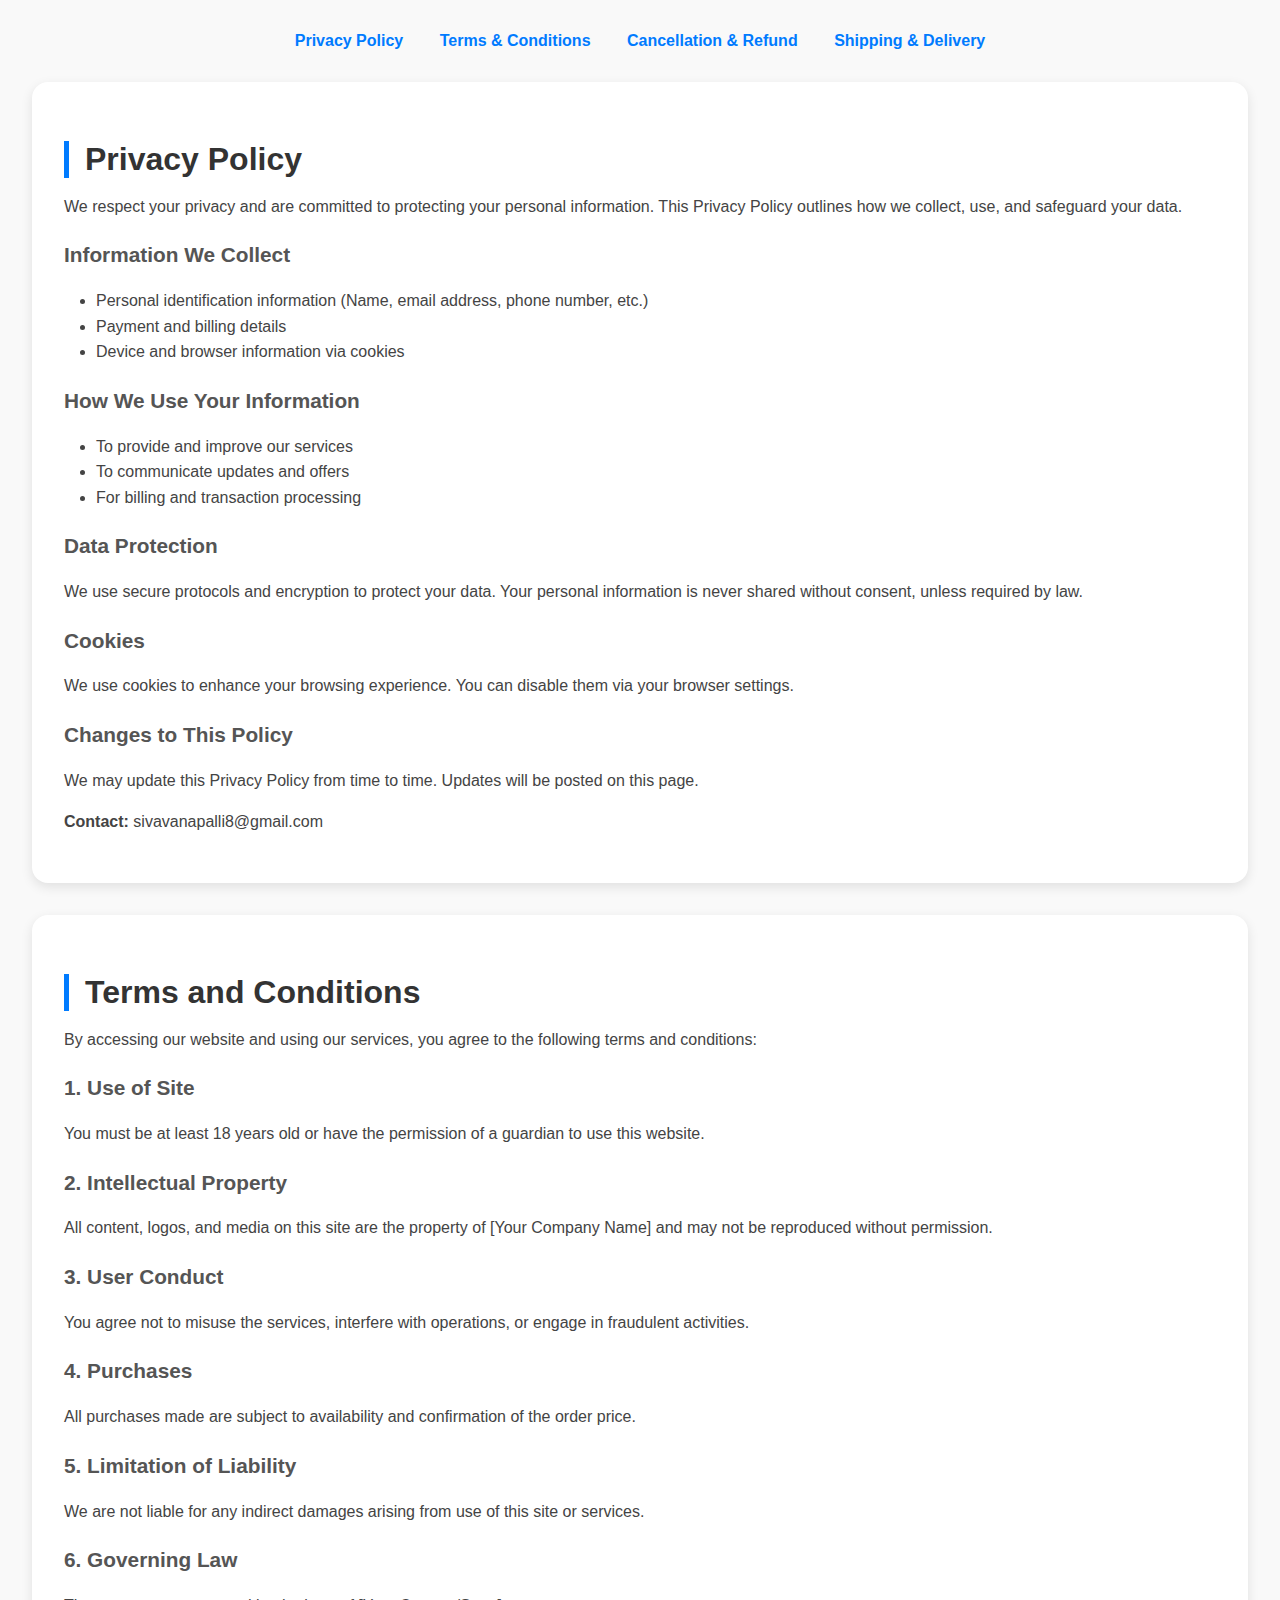
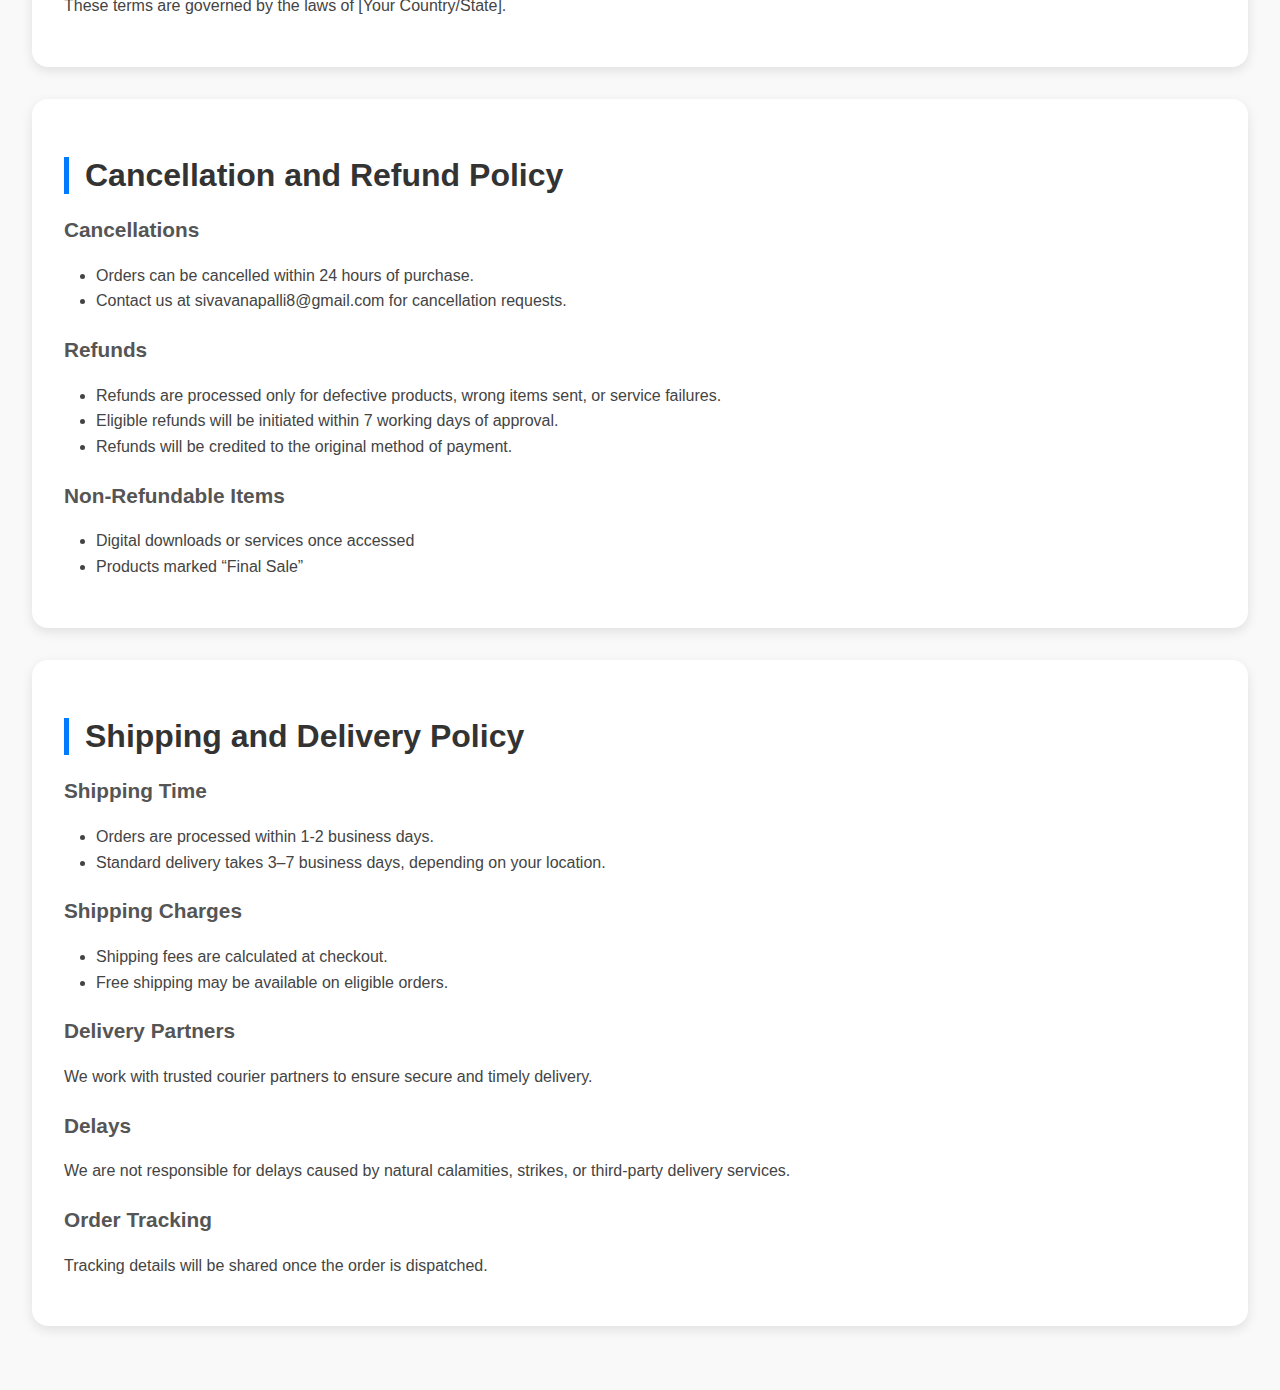
<file: policies.html>
<!DOCTYPE html>
<html lang="en">
<head>
  <meta charset="UTF-8">
  <meta name="viewport" content="width=device-width, initial-scale=1.0">
  <meta http-equiv="X-UA-Compatible" content="IE=edge">
  <title>Policies | Your Company</title>
  <style>
    body {
      font-family: Arial, sans-serif;
      background-color: #f9f9f9;
      margin: 0;
      padding: 2rem;
    }
    nav {
      margin-bottom: 2rem;
      text-align: center;
    }
    nav a {
      margin: 0 1rem;
      text-decoration: none;
      color: #007BFF;
      font-weight: bold;
    }
    section {
      padding: 2rem;
      background-color: #fff;
      border-radius: 1rem;
      box-shadow: 0 4px 12px rgba(0, 0, 0, 0.1);
      margin-bottom: 2rem;
    }
    section h2 {
      font-size: 2rem;
      margin-bottom: 1rem;
      border-left: 5px solid #007BFF;
      padding-left: 1rem;
      color: #333;
    }
    section h3 {
      font-size: 1.3rem;
      margin-top: 1.5rem;
      color: #555;
    }
    section p, section li {
      font-size: 1rem;
      line-height: 1.6;
      color: #444;
    }
    section ul {
      list-style-type: disc;
      padding-left: 2rem;
    }
  </style>
</head>
<body>

  <!-- Navigation for Policy Pages -->
  <nav>
    <a href="#privacy-policy">Privacy Policy</a>
    <a href="#terms-and-conditions">Terms & Conditions</a>
    <a href="#cancellation-refund">Cancellation & Refund</a>
    <a href="#shipping-delivery">Shipping & Delivery</a>
  </nav>

  <!-- Privacy Policy -->
  <section id="privacy-policy">
    <h2>Privacy Policy</h2>
    <p>We respect your privacy and are committed to protecting your personal information. This Privacy Policy outlines how we collect, use, and safeguard your data.</p>
    <h3>Information We Collect</h3>
    <ul>
      <li>Personal identification information (Name, email address, phone number, etc.)</li>
      <li>Payment and billing details</li>
      <li>Device and browser information via cookies</li>
    </ul>
    <h3>How We Use Your Information</h3>
    <ul>
      <li>To provide and improve our services</li>
      <li>To communicate updates and offers</li>
      <li>For billing and transaction processing</li>
    </ul>
    <h3>Data Protection</h3>
    <p>We use secure protocols and encryption to protect your data. Your personal information is never shared without consent, unless required by law.</p>
    <h3>Cookies</h3>
    <p>We use cookies to enhance your browsing experience. You can disable them via your browser settings.</p>
    <h3>Changes to This Policy</h3>
    <p>We may update this Privacy Policy from time to time. Updates will be posted on this page.</p>
    <p><strong>Contact:</strong> sivavanapalli8@gmail.com</p>
  </section>

  <!-- Terms and Conditions -->
  <section id="terms-and-conditions">
    <h2>Terms and Conditions</h2>
    <p>By accessing our website and using our services, you agree to the following terms and conditions:</p>
    <h3>1. Use of Site</h3>
    <p>You must be at least 18 years old or have the permission of a guardian to use this website.</p>
    <h3>2. Intellectual Property</h3>
    <p>All content, logos, and media on this site are the property of [Your Company Name] and may not be reproduced without permission.</p>
    <h3>3. User Conduct</h3>
    <p>You agree not to misuse the services, interfere with operations, or engage in fraudulent activities.</p>
    <h3>4. Purchases</h3>
    <p>All purchases made are subject to availability and confirmation of the order price.</p>
    <h3>5. Limitation of Liability</h3>
    <p>We are not liable for any indirect damages arising from use of this site or services.</p>
    <h3>6. Governing Law</h3>
    <p>These terms are governed by the laws of [Your Country/State].</p>
  </section>

  <!-- Cancellation and Refund Policy -->
  <section id="cancellation-refund">
    <h2>Cancellation and Refund Policy</h2>
    <h3>Cancellations</h3>
    <ul>
      <li>Orders can be cancelled within 24 hours of purchase.</li>
      <li>Contact us at sivavanapalli8@gmail.com for cancellation requests.</li>
    </ul>
    <h3>Refunds</h3>
    <ul>
      <li>Refunds are processed only for defective products, wrong items sent, or service failures.</li>
      <li>Eligible refunds will be initiated within 7 working days of approval.</li>
      <li>Refunds will be credited to the original method of payment.</li>
    </ul>
    <h3>Non-Refundable Items</h3>
    <ul>
      <li>Digital downloads or services once accessed</li>
      <li>Products marked “Final Sale”</li>
    </ul>
  </section>

  <!-- Shipping and Delivery Policy -->
  <section id="shipping-delivery">
    <h2>Shipping and Delivery Policy</h2>
    <h3>Shipping Time</h3>
    <ul>
      <li>Orders are processed within 1-2 business days.</li>
      <li>Standard delivery takes 3–7 business days, depending on your location.</li>
    </ul>
    <h3>Shipping Charges</h3>
    <ul>
      <li>Shipping fees are calculated at checkout.</li>
      <li>Free shipping may be available on eligible orders.</li>
    </ul>
    <h3>Delivery Partners</h3>
    <p>We work with trusted courier partners to ensure secure and timely delivery.</p>
    <h3>Delays</h3>
    <p>We are not responsible for delays caused by natural calamities, strikes, or third-party delivery services.</p>
    <h3>Order Tracking</h3>
    <p>Tracking details will be shared once the order is dispatched.</p>
  </section>

</body>
</html>
</file>
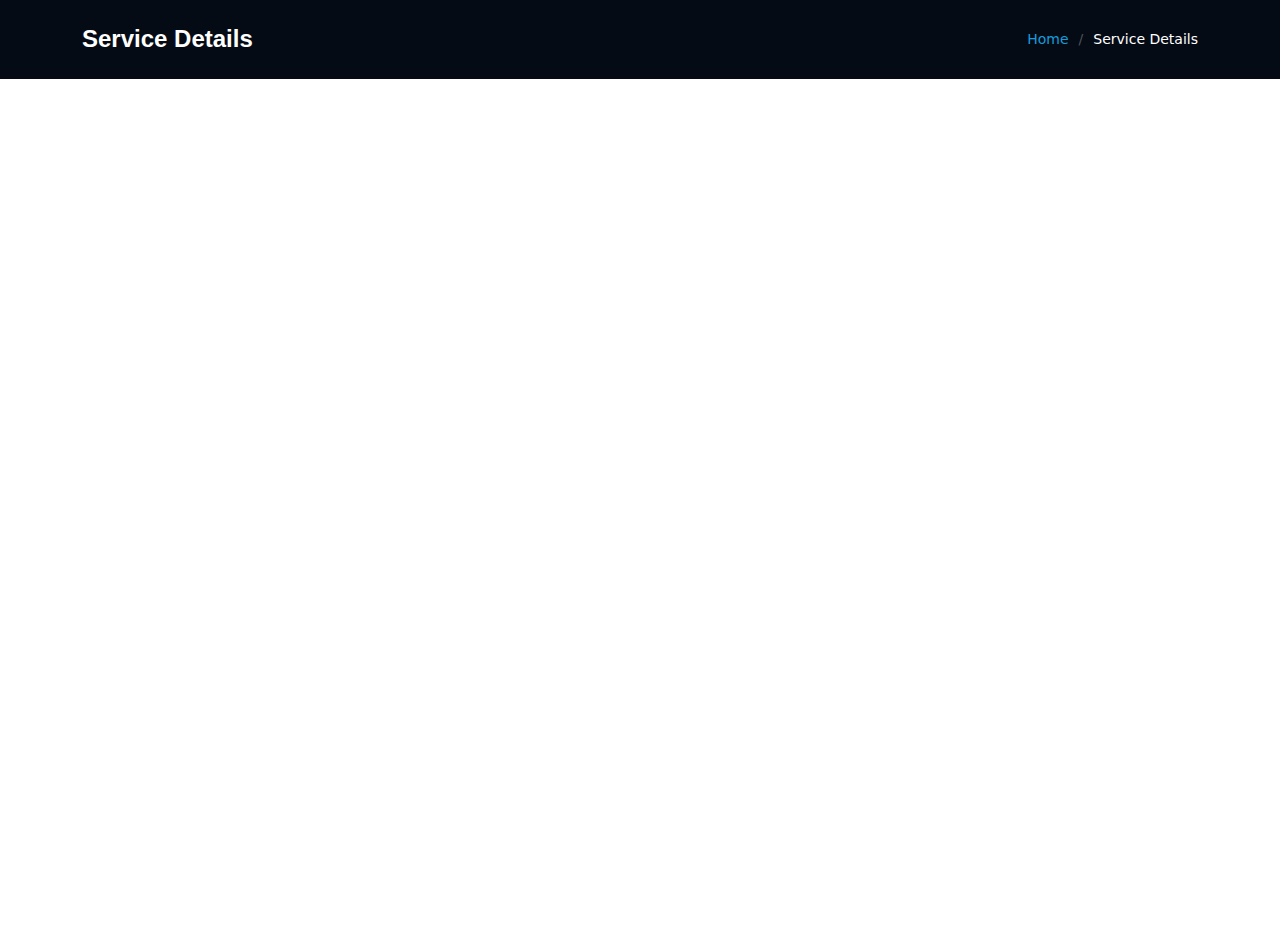
<file: service-details-dynamic.html>
<!DOCTYPE html>
<html lang="en">

<head>
  <meta charset="utf-8">
  <meta content="width=device-width, initial-scale=1.0" name="viewport">
  <title>Service Details - iPortfolio</title>

  <link href="assets/vendor/bootstrap/css/bootstrap.min.css" rel="stylesheet">
  <link href="assets/vendor/bootstrap-icons/bootstrap-icons.css" rel="stylesheet">
  <link href="assets/vendor/aos/aos.css" rel="stylesheet">
  <link href="assets/css/main.css" rel="stylesheet">
</head>

<body class="service-details-page">

  <main class="main">
    <div class="page-title dark-background">
      <div class="container d-lg-flex justify-content-between align-items-center">
        <h1 class="mb-2 mb-lg-0">Service Details</h1>
        <nav class="breadcrumbs">
          <ol>
            <li><a href="index.html">Home</a></li>
            <li class="current">Service Details</li>
          </ol>
        </nav>
      </div>
    </div>

    <section id="service-details" class="service-details section">
      <div class="container">
        <div class="row gy-4">

          <div class="col-lg-4" data-aos="fade-up" data-aos-delay="100">
            <div class="services-list">
              <a href="#" class="active" data-service="bookkeeping">Bookkeeping</a>
              <a href="#" data-service="reconciliation">Sales Reconciliation</a>
              <a href="#" data-service="vat">VAT & Payroll Review</a>
              <a href="#" data-service="reporting">Financial Reporting</a>
              <a href="#" data-service="automation">Automation & Tech Integration</a>
            </div>
            <h4 id="sidebar-title">Helping businesses stay financially organized</h4>
            <p id="sidebar-desc">I assist UK- and US-based clients with accurate bookkeeping, reconciliation, and financial clarity using tools like Xero, QuickBooks, and FreeAgent.</p>
          </div>

          <div class="col-lg-8" data-aos="fade-up" data-aos-delay="200">
            <img src="assets/img/services.jpg" alt="" class="img-fluid services-img mb-4">
            <div id="service-content">
              <h3>Accurate bookkeeping for confident decision-making</h3>
              <p>I maintain well-organized, compliant, and updated books for businesses, ensuring clarity across your income, expenses, and cash flow.</p>
              <ul>
                <li><i class="bi bi-check-circle"></i> Daily, weekly, or monthly bookkeeping services</li>
                <li><i class="bi bi-check-circle"></i> Categorization based on chart of accounts</li>
                <li><i class="bi bi-check-circle"></i> Periodic reconciliations and error fixes</li>
              </ul>
            </div>
          </div>

        </div>
      </div>
    </section>
  </main>

  <script>
    document.addEventListener('DOMContentLoaded', function () {
      const services = {
        bookkeeping: {
          title: "Accurate bookkeeping for confident decision-making",
          text: `<p>I maintain well-organized, compliant, and updated books for businesses, ensuring clarity across your income, expenses, and cash flow.</p>
                <ul>
                  <li><i class="bi bi-check-circle"></i> Daily, weekly, or monthly bookkeeping services</li>
                  <li><i class="bi bi-check-circle"></i> Categorization based on chart of accounts</li>
                  <li><i class="bi bi-check-circle"></i> Periodic reconciliations and error fixes</li>
                </ul>`,
          sidebarTitle: "Helping businesses stay financially organized",
          sidebarDesc: "I assist UK- and US-based clients with accurate bookkeeping, reconciliation, and financial clarity using tools like Xero, QuickBooks, and FreeAgent."
        },
        reconciliation: {
          title: "Platform Sales Reconciliation",
          text: `<p>I reconcile transactions from Shopify, Amazon, Stripe, and Etsy—separating sales, fees, refunds, and payouts.</p>
                <ul>
                  <li><i class="bi bi-check-circle"></i> Match deposits with backend sales records</li>
                  <li><i class="bi bi-check-circle"></i> Identify and resolve mismatches</li>
                  <li><i class="bi bi-check-circle"></i> Separate fees for clean reporting</li>
                </ul>`,
          sidebarTitle: "Accurate and hassle-free reconciliation",
          sidebarDesc: "Every penny in your books should match your platform payouts—clearly and accurately."
        },
        vat: {
          title: "VAT and Payroll Review",
          text: `<p>Reviewing VAT reports and payroll summaries for accuracy before submission.</p>
                <ul>
                  <li><i class="bi bi-check-circle"></i> VAT summary checks</li>
                  <li><i class="bi bi-check-circle"></i> Payroll and payslip matching</li>
                  <li><i class="bi bi-check-circle"></i> Error identification before submission</li>
                </ul>`,
          sidebarTitle: "Stay compliant with confidence",
          sidebarDesc: "I ensure your VAT and payroll filings are reviewed and error-free."
        },
        reporting: {
          title: "Financial Reporting",
          text: `<p>Clear, concise, and client-ready reports to track business performance.</p>
                <ul>
                  <li><i class="bi bi-check-circle"></i> Monthly reports: P&L, balance sheet</li>
                  <li><i class="bi bi-check-circle"></i> Cash flow visualizations</li>
                  <li><i class="bi bi-check-circle"></i> PDF and spreadsheet formats</li>
                </ul>`,
          sidebarTitle: "Know your numbers, make better decisions",
          sidebarDesc: "Understand your finances with easy-to-read, insightful reports."
        },
        automation: {
          title: "Automation & Tech Integration",
          text: `<p>I use my tech background to automate repetitive tasks and connect tools for smarter workflows.</p>
                <ul>
                  <li><i class="bi bi-check-circle"></i> File conversions, email alerts, data sync</li>
                  <li><i class="bi bi-check-circle"></i> Custom scripts for report generation</li>
                  <li><i class="bi bi-check-circle"></i> App setup and process automation</li>
                </ul>`,
          sidebarTitle: "Work smarter, not harder",
          sidebarDesc: "Leverage automation to save time and avoid errors in your bookkeeping process."
        }
      };

      const links = document.querySelectorAll('.services-list a');
      const contentDiv = document.getElementById('service-content');
      const sidebarTitle = document.getElementById('sidebar-title');
      const sidebarDesc = document.getElementById('sidebar-desc');

      links.forEach(link => {
        link.addEventListener('click', function (e) {
          e.preventDefault();
          links.forEach(l => l.classList.remove('active'));
          this.classList.add('active');
          const key = this.getAttribute('data-service');
          const s = services[key];
          contentDiv.innerHTML = `<h3>${s.title}</h3>${s.text}`;
          sidebarTitle.innerText = s.sidebarTitle;
          sidebarDesc.innerText = s.sidebarDesc;
        });
      });
    });
  </script>

</body>
</html>
</file>
<file: assets/css/main.css>
/**
* Template Name: iPortfolio
* Template URL: https://bootstrapmade.com/iportfolio-bootstrap-portfolio-websites-template/
* Updated: Jun 29 2024 with Bootstrap v5.3.3
* Author: BootstrapMade.com
* License: https://bootstrapmade.com/license/
*/

/*--------------------------------------------------------------
# Font & Color Variables
# Help: https://bootstrapmade.com/color-system/
--------------------------------------------------------------*/
/* Fonts */
:root {
  --default-font: "Roboto",  system-ui, -apple-system, "Segoe UI", Roboto, "Helvetica Neue", Arial, "Noto Sans", "Liberation Sans", sans-serif, "Apple Color Emoji", "Segoe UI Emoji", "Segoe UI Symbol", "Noto Color Emoji";
  --heading-font: "Raleway",  sans-serif;
  --nav-font: "Poppins",  sans-serif;
}

/* Global Colors - The following color variables are used throughout the website. Updating them here will change the color scheme of the entire website */
:root { 
  --background-color: #ffffff; /* Background color for the entire website, including individual sections */
  --default-color: #272829; /* Default color used for the majority of the text content across the entire website */
  --heading-color: #050d18; /* Color for headings, subheadings and title throughout the website */
  --accent-color: #149ddd; /* Accent color that represents your brand on the website. It's used for buttons, links, and other elements that need to stand out */
  --surface-color: #ffffff; /* The surface color is used as a background of boxed elements within sections, such as cards, icon boxes, or other elements that require a visual separation from the global background. */
  --contrast-color: #ffffff; /* Contrast color for text, ensuring readability against backgrounds of accent, heading, or default colors. */
}

/* Nav Menu Colors - The following color variables are used specifically for the navigation menu. They are separate from the global colors to allow for more customization options */
:root {
  --nav-color: #a8a9b4;  /* The default color of the main navmenu links */
  --nav-hover-color: #ffffff; /* Applied to main navmenu links when they are hovered over or active */
  --nav-mobile-background-color: #040b14; /* Used as the background color for mobile navigation menu */
  --nav-dropdown-background-color: #040b14; /* Used as the background color for dropdown items that appear when hovering over primary navigation items */
  --nav-dropdown-color: #a8a9b4; /* Used for navigation links of the dropdown items in the navigation menu. */
  --nav-dropdown-hover-color: #ffffff; /* Similar to --nav-hover-color, this color is applied to dropdown navigation links when they are hovered over. */
}

/* Color Presets - These classes override global colors when applied to any section or element, providing reuse of the sam color scheme. */

.light-background {
  --background-color: #f4fafd;
  --surface-color: #ffffff;
}

.dark-background {
  --background-color: #040b14;
  --default-color: #ffffff;
  --heading-color: #ffffff;
  --surface-color: #151f2b;
  --contrast-color: #ffffff;
}

/* Smooth scroll */
:root {
  scroll-behavior: smooth;
}

/*--------------------------------------------------------------
# General Styling & Shared Classes
--------------------------------------------------------------*/
body {
  color: var(--default-color);
  background-color: var(--background-color);
  font-family: var(--default-font);
}

a {
  color: var(--accent-color);
  text-decoration: none;
  transition: 0.3s;
}

a:hover {
  color: color-mix(in srgb, var(--accent-color), transparent 25%);
  text-decoration: none;
}

h1,
h2,
h3,
h4,
h5,
h6 {
  color: var(--heading-color);
  font-family: var(--heading-font);
}

/* PHP Email Form Messages
------------------------------*/
.php-email-form .error-message {
  display: none;
  background: #df1529;
  color: #ffffff;
  text-align: left;
  padding: 15px;
  margin-bottom: 24px;
  font-weight: 600;
}

.php-email-form .sent-message {
  display: none;
  color: #ffffff;
  background: #059652;
  text-align: center;
  padding: 15px;
  margin-bottom: 24px;
  font-weight: 600;
}

.php-email-form .loading {
  display: none;
  background: var(--surface-color);
  text-align: center;
  padding: 15px;
  margin-bottom: 24px;
}

.php-email-form .loading:before {
  content: "";
  display: inline-block;
  border-radius: 50%;
  width: 24px;
  height: 24px;
  margin: 0 10px -6px 0;
  border: 3px solid var(--accent-color);
  border-top-color: var(--surface-color);
  animation: php-email-form-loading 1s linear infinite;
}

@keyframes php-email-form-loading {
  0% {
    transform: rotate(0deg);
  }

  100% {
    transform: rotate(360deg);
  }
}

/*--------------------------------------------------------------
# Global Header
--------------------------------------------------------------*/
.header {
  color: var(--default-color);
  background-color: var(--background-color);
  position: fixed;
  top: 0;
  left: 0;
  bottom: 0;
  padding: 0 15px;
  width: 300px;
  transition: all ease-in-out 0.3s;
  overflow-y: auto;
  z-index: 997;
  border-right: 1px solid color-mix(in srgb, var(--default-color), transparent 90%);
}

.header .profile-img img {
  margin: 15px auto;
  display: block;
  width: 120px;
  border: 8px solid color-mix(in srgb, var(--default-color), transparent 85%);
}

.header .logo {
  line-height: 1;
  margin-bottom: 15px;
}

.header .logo img {
  max-height: 32px;
  margin-right: 8px;
}

.header .logo h1 {
  font-size: 24px;
  margin: 0;
  font-weight: 700;
  color: var(--heading-color);
}

.header .social-links {
  margin: 0 0 20px 0;
}

.header .social-links a {
  font-size: 16px;
  display: inline-flex;
  align-items: center;
  justify-content: center;
  background: color-mix(in srgb, var(--default-color), transparent 90%);
  color: var(--default-color);
  margin: 0 2px;
  border-radius: 50%;
  text-align: center;
  width: 40px;
  height: 40px;
  transition: 0.3s;
}

.header .social-links a:hover {
  color: var(--contrast-color);
  background: var(--accent-color);
}

@media (min-width: 1200px) {

  .header~main,
  .header~#footer {
    margin-left: 300px;
  }
}

@media (max-width: 1199px) {
  .header {
    left: -100%;
  }
}

.header.header-show {
  left: 0;
}

.header .header-toggle {
  color: var(--contrast-color);
  background-color: var(--accent-color);
  font-size: 22px;
  display: flex;
  align-items: center;
  justify-content: center;
  width: 40px;
  height: 40px;
  border-radius: 50%;
  cursor: pointer;
  position: fixed;
  top: 15px;
  right: 15px;
  z-index: 9999;
  transition: background-color 0.3s;
}

.header .header-toggle:hover {
  color: var(--contrast-color);
  background-color: color-mix(in srgb, var(--accent-color) 90%, white 15%);
}

/*--------------------------------------------------------------
# Navigation Menu
--------------------------------------------------------------*/
.mobile-nav-toggle {
  display: none;
}

.navmenu {
  padding: 0;
  z-index: 9997;
}

.navmenu ul {
  list-style: none;
  padding: 0 0 20px 0;
  margin: 0;
}

.navmenu a,
.navmenu a:focus {
  color: var(--nav-color);
  padding: 15px 10px;
  font-family: var(--nav-font);
  font-size: 16px;
  font-weight: 400;
  display: flex;
  align-items: center;
  white-space: nowrap;
  transition: 0.3s;
  width: 100%;
}

.navmenu a .navicon,
.navmenu a:focus .navicon {
  font-size: 20px;
  margin-right: 10px;
}

.navmenu a .toggle-dropdown,
.navmenu a:focus .toggle-dropdown {
  font-size: 12px;
  line-height: 0;
  margin-left: auto;
  width: 30px;
  height: 30px;
  display: flex;
  align-items: center;
  justify-content: center;
  border-radius: 50%;
  transition: 0.3s;
  flex-shrink: 0;
  background-color: color-mix(in srgb, var(--accent-color), transparent 90%);
}

.navmenu a .toggle-dropdown:hover,
.navmenu a:focus .toggle-dropdown:hover {
  background-color: var(--accent-color);
  color: var(--contrast-color);
}

.navmenu a:hover,
.navmenu .active,
.navmenu .active:focus {
  color: var(--nav-hover-color);
}

.navmenu a:hover .navicon,
.navmenu .active .navicon,
.navmenu .active:focus .navicon {
  color: var(--accent-color);
}

.navmenu .active .toggle-dropdown,
.navmenu .active:focus .toggle-dropdown {
  background-color: var(--accent-color);
  color: var(--contrast-color);
  transform: rotate(180deg);
}

.navmenu .dropdown {
  display: block;
}

.navmenu .dropdown a,
.navmenu .dropdown a:focus {
  color: --nav-dropdown-color;
}

.navmenu .dropdown a:hover,
.navmenu .dropdown .active,
.navmenu .dropdown .active:focus {
  color: var(--nav-dropdown-hover-color);
}

.navmenu .dropdown ul {
  position: static;
  display: none;
  z-index: 99;
  padding: 5px 10px;
  margin: 5px 10px;
  background-color: var(--nav-dropdown-background-color);
  border: 1px solid color-mix(in srgb, var(--default-color), transparent 90%);
  box-shadow: none;
  transition: all 0.5s ease-in-out;
}

.navmenu .dropdown ul ul {
  background-color: rgba(33, 37, 41, 0.1);
}

.navmenu .dropdown>.dropdown-active {
  display: block;
  background-color: rgba(33, 37, 41, 0.03);
}

/*--------------------------------------------------------------
# Global Footer
--------------------------------------------------------------*/
.footer {
  color: var(--default-color);
  background-color: var(--background-color);
  font-size: 14px;
  padding: 40px 0;
  position: relative;
  border-top: 1px solid color-mix(in srgb, var(--default-color), transparent 90%);
}

.footer .copyright p {
  margin-bottom: 0;
}

.footer .credits {
  margin-top: 4px;
  font-size: 13px;
  text-align: center;
}

/*--------------------------------------------------------------
# Preloader
--------------------------------------------------------------*/
#preloader {
  position: fixed;
  inset: 0;
  z-index: 999999;
  overflow: hidden;
  background: var(--background-color);
  transition: all 0.6s ease-out;
}

#preloader:before {
  content: "";
  position: fixed;
  top: calc(50% - 30px);
  left: calc(50% - 30px);
  border: 6px solid #ffffff;
  border-color: var(--accent-color) transparent var(--accent-color) transparent;
  border-radius: 50%;
  width: 60px;
  height: 60px;
  animation: animate-preloader 1.5s linear infinite;
}

@keyframes animate-preloader {
  0% {
    transform: rotate(0deg);
  }

  100% {
    transform: rotate(360deg);
  }
}

/*--------------------------------------------------------------
# Scroll Top Button
--------------------------------------------------------------*/
.scroll-top {
  position: fixed;
  visibility: hidden;
  opacity: 0;
  right: 15px;
  bottom: -15px;
  z-index: 99999;
  background-color: var(--accent-color);
  width: 44px;
  height: 44px;
  border-radius: 50px;
  transition: all 0.4s;
}

.scroll-top i {
  font-size: 24px;
  color: var(--contrast-color);
  line-height: 0;
}

.scroll-top:hover {
  background-color: color-mix(in srgb, var(--accent-color), transparent 20%);
  color: var(--contrast-color);
}

.scroll-top.active {
  visibility: visible;
  opacity: 1;
  bottom: 15px;
}

/*--------------------------------------------------------------
# Disable aos animation delay on mobile devices
--------------------------------------------------------------*/
@media screen and (max-width: 768px) {
  [data-aos-delay] {
    transition-delay: 0 !important;
  }
}

/*--------------------------------------------------------------
# Global Page Titles & Breadcrumbs
--------------------------------------------------------------*/
.page-title {
  color: var(--default-color);
  background-color: var(--background-color);
  padding: 25px 0;
  position: relative;
}

.page-title h1 {
  font-size: 24px;
  font-weight: 700;
}

.page-title .breadcrumbs ol {
  display: flex;
  flex-wrap: wrap;
  list-style: none;
  padding: 0;
  margin: 0;
  font-size: 14px;
  font-weight: 400;
}

.page-title .breadcrumbs ol li+li {
  padding-left: 10px;
}

.page-title .breadcrumbs ol li+li::before {
  content: "/";
  display: inline-block;
  padding-right: 10px;
  color: color-mix(in srgb, var(--default-color), transparent 70%);
}

/*--------------------------------------------------------------
# Global Sections
--------------------------------------------------------------*/
section,
.section {
  color: var(--default-color);
  background-color: var(--background-color);
  padding: 60px 0;
  overflow: clip;
}

/*--------------------------------------------------------------
# Global Section Titles
--------------------------------------------------------------*/
.section-title {
  padding-bottom: 60px;
  position: relative;
}

.section-title h2 {
  font-size: 32px;
  font-weight: 700;
  margin-bottom: 20px;
  padding-bottom: 20px;
  position: relative;
}

.section-title h2:after {
  content: "";
  position: absolute;
  display: block;
  width: 50px;
  height: 3px;
  background: var(--accent-color);
  left: 0;
  bottom: 0;
}

.section-title p {
  margin-bottom: 0;
}

/*--------------------------------------------------------------
# Hero Section
--------------------------------------------------------------*/
.hero {
  width: 100%;
  min-height: 100vh;
  position: relative;
  padding: 80px 0;
  display: flex;
  align-items: center;
  justify-content: center;
}

.hero img {
  position: absolute;
  inset: 0;
  display: block;
  width: 100%;
  height: 100%;
  object-fit: cover;
  z-index: 1;
}

.hero:before {
  content: "";
  background: color-mix(in srgb, var(--background-color), transparent 70%);
  position: absolute;
  inset: 0;
  z-index: 2;
}

.hero .container {
  position: relative;
  z-index: 3;
}

.hero h2 {
  margin: 0;
  font-size: 64px;
  font-weight: 700;
}

.hero p {
  margin: 5px 0 0 0;
  font-size: 26px;
}

.hero p span {
  letter-spacing: 1px;
  border-bottom: 2px solid var(--accent-color);
}

.hero .social-links {
  margin-top: 25px;
}

.hero .social-links a {
  font-size: 24px;
  display: inline-block;
  color: color-mix(in srgb, var(--default-color), transparent 50%);
  line-height: 1;
  margin-right: 20px;
  transition: 0.3s;
}

.hero .social-links a:hover {
  color: var(--accent-color);
}

@media (max-width: 768px) {
  .hero h2 {
    font-size: 32px;
  }

  .hero p {
    font-size: 20px;
  }
}

/*--------------------------------------------------------------
# About Section
--------------------------------------------------------------*/
.about .content h2 {
  font-weight: 700;
  font-size: 24px;
}

.about .content ul {
  list-style: none;
  padding: 0;
}

.about .content ul li {
  margin-bottom: 20px;
  display: flex;
  align-items: center;
}

.about .content ul strong {
  margin-right: 10px;
}

.about .content ul i {
  font-size: 16px;
  margin-right: 5px;
  color: var(--accent-color);
  line-height: 0;
}

/*--------------------------------------------------------------
# Stats Section
--------------------------------------------------------------*/
.stats .stats-item {
  padding: 30px;
  width: 100%;
}

.stats .stats-item i {
  color: var(--accent-color);
  display: block;
  font-size: 44px;
  float: left;
  line-height: 0;
}

.stats .stats-item .purecounter {
  color: var(--heading-color);
  font-size: 48px;
  line-height: 40px;
  display: block;
  font-weight: 700;
  margin-left: 60px;
}

.stats .stats-item p {
  color: color-mix(in srgb, var(--default-color), transparent 40%);
  padding: 15px 0 0 0;
  margin: 0 0 0 60px;
  font-family: var(--heading-font);
  font-size: 14px;
}

/*--------------------------------------------------------------
# Skills Section
--------------------------------------------------------------*/
.skills .progress {
  height: 60px;
  display: block;
  background: none;
  border-radius: 0;
}

.skills .progress .skill {
  color: var(--heading-color);
  padding: 0;
  margin: 0 0 6px 0;
  text-transform: uppercase;
  display: block;
  font-weight: 600;
  font-family: var(--heading-font);
}

.skills .progress .skill .val {
  float: right;
  font-style: normal;
}

.skills .progress-bar-wrap {
  background: color-mix(in srgb, var(--default-color), transparent 90%);
  height: 10px;
}

.skills .progress-bar {
  width: 1px;
  height: 10px;
  transition: 0.9s;
  background-color: var(--accent-color);
}

/*--------------------------------------------------------------
# Resume Section
--------------------------------------------------------------*/
.resume .resume-title {
  color: var(--heading-color);
  font-size: 26px;
  font-weight: 700;
  margin-top: 20px;
  margin-bottom: 20px;
}

.resume .resume-item {
  padding: 0 0 20px 20px;
  margin-top: -2px;
  border-left: 2px solid var(--accent-color);
  position: relative;
}

.resume .resume-item h4 {
  line-height: 18px;
  font-size: 18px;
  font-weight: 600;
  text-transform: uppercase;
  color: color-mix(in srgb, var(--default-color), transparent 20%);
  margin-bottom: 10px;
}

.resume .resume-item h5 {
  font-size: 16px;
  padding: 5px 15px;
  display: inline-block;
  font-weight: 600;
  margin-bottom: 10px;
}

.resume .resume-item ul {
  padding-left: 20px;
}

.resume .resume-item ul li {
  padding-bottom: 10px;
}

.resume .resume-item:last-child {
  padding-bottom: 0;
}

.resume .resume-item::before {
  content: "";
  position: absolute;
  width: 16px;
  height: 16px;
  border-radius: 50px;
  left: -9px;
  top: 0;
  background: var(--background-color);
  border: 2px solid var(--accent-color);
}

/*--------------------------------------------------------------
# Portfolio Section
--------------------------------------------------------------*/
.portfolio .portfolio-filters {
  padding: 0;
  margin: 0 auto 20px auto;
  list-style: none;
  text-align: center;
}

.portfolio .portfolio-filters li {
  cursor: pointer;
  display: inline-block;
  padding: 0;
  font-size: 14px;
  font-weight: 400;
  margin: 0 10px;
  line-height: 1;
  text-transform: uppercase;
  margin-bottom: 10px;
  transition: all 0.3s ease-in-out;
}

.portfolio .portfolio-filters li:hover,
.portfolio .portfolio-filters li.filter-active {
  color: var(--accent-color);
}

.portfolio .portfolio-filters li:first-child {
  margin-left: 0;
}

.portfolio .portfolio-filters li:last-child {
  margin-right: 0;
}

@media (max-width: 575px) {
  .portfolio .portfolio-filters li {
    font-size: 14px;
    margin: 0 5px;
  }
}

.portfolio .portfolio-content {
  position: relative;
  overflow: hidden;
}

.portfolio .portfolio-content img {
  transition: 0.3s;
}

.portfolio .portfolio-content .portfolio-info {
  opacity: 0;
  position: absolute;
  inset: 0;
  z-index: 3;
  transition: all ease-in-out 0.3s;
  background: rgba(0, 0, 0, 0.6);
  padding: 15px;
}

.portfolio .portfolio-content .portfolio-info h4 {
  font-size: 14px;
  padding: 5px 10px;
  font-weight: 400;
  color: #ffffff;
  display: inline-block;
  background-color: var(--accent-color);
}

.portfolio .portfolio-content .portfolio-info p {
  position: absolute;
  bottom: 10px;
  text-align: center;
  display: inline-block;
  left: 0;
  right: 0;
  font-size: 16px;
  font-weight: 600;
  color: rgba(255, 255, 255, 0.8);
}

.portfolio .portfolio-content .portfolio-info .preview-link,
.portfolio .portfolio-content .portfolio-info .details-link {
  position: absolute;
  left: calc(50% - 40px);
  font-size: 26px;
  top: calc(50% - 14px);
  color: #fff;
  transition: 0.3s;
  line-height: 1.2;
}

.portfolio .portfolio-content .portfolio-info .preview-link:hover,
.portfolio .portfolio-content .portfolio-info .details-link:hover {
  color: var(--accent-color);
}

.portfolio .portfolio-content .portfolio-info .details-link {
  left: 50%;
  font-size: 34px;
  line-height: 0;
}

.portfolio .portfolio-content:hover .portfolio-info {
  opacity: 1;
}

.portfolio .portfolio-content:hover img {
  transform: scale(1.1);
}

/*--------------------------------------------------------------
# Services Section
--------------------------------------------------------------*/
.services .service-item {
  position: relative;
}

.services .service-item .icon {
  background: var(--accent-color);
  display: flex;
  align-items: center;
  justify-content: center;
  width: 54px;
  height: 54px;
  border-radius: 50%;
  transition: 0.5s;
  border: 1px solid var(--accent-color);
  margin-right: 20px;
}

.services .service-item .icon i {
  color: var(--contrast-color);
  font-size: 24px;
  line-height: 0;
}

.services .service-item:hover .icon {
  background: var(--surface-color);
}

.services .service-item:hover .icon i {
  color: var(--accent-color);
}

.services .service-item .title {
  font-weight: 700;
  margin-bottom: 15px;
  font-size: 18px;
}

.services .service-item .title a {
  color: var(--heading-color);
}

.services .service-item .title a:hover {
  color: var(--accent-color);
}

.services .service-item .description {
  line-height: 24px;
  font-size: 14px;
}

/*--------------------------------------------------------------
# Testimonials Section
--------------------------------------------------------------*/
.testimonials .testimonials-carousel,
.testimonials .testimonials-slider {
  overflow: hidden;
}

.testimonials .testimonial-item {
  box-sizing: content-box;
  text-align: center;
  min-height: 320px;
}

.testimonials .testimonial-item .testimonial-img {
  width: 90px;
  border-radius: 50%;
  margin: 0 auto;
}

.testimonials .testimonial-item h3 {
  font-size: 18px;
  font-weight: bold;
  margin: 10px 0 5px 0;
}

.testimonials .testimonial-item h4 {
  font-size: 14px;
  color: color-mix(in srgb, var(--default-color), transparent 20%);
  margin: 0;
}

.testimonials .testimonial-item .quote-icon-left,
.testimonials .testimonial-item .quote-icon-right {
  color: color-mix(in srgb, var(--accent-color), transparent 40%);
  font-size: 26px;
  line-height: 0;
}

.testimonials .testimonial-item .quote-icon-left {
  display: inline-block;
  left: -5px;
  position: relative;
}

.testimonials .testimonial-item .quote-icon-right {
  display: inline-block;
  right: -5px;
  position: relative;
  top: 10px;
  transform: scale(-1, -1);
}

.testimonials .testimonial-item p {
  font-style: italic;
  margin: 0 15px 15px 15px;
  padding: 20px;
  background-color: var(--surface-color);
  position: relative;
  margin-bottom: 35px;
  border-radius: 6px;
  box-shadow: 0px 2px 15px rgba(0, 0, 0, 0.1);
}

.testimonials .testimonial-item p::after {
  content: "";
  width: 0;
  height: 0;
  border-top: 20px solid var(--surface-color);
  border-right: 20px solid transparent;
  border-left: 20px solid transparent;
  position: absolute;
  bottom: -20px;
  left: calc(50% - 20px);
}

.testimonials .swiper-wrapper {
  height: auto;
}

.testimonials .swiper-pagination {
  margin-top: 40px;
  position: relative;
}

.testimonials .swiper-pagination .swiper-pagination-bullet {
  width: 12px;
  height: 12px;
  background-color: var(--background-color);
  opacity: 1;
  border: 1px solid var(--accent-color);
}

.testimonials .swiper-pagination .swiper-pagination-bullet-active {
  background-color: var(--accent-color);
}

/*--------------------------------------------------------------
# Contact Section
--------------------------------------------------------------*/
.contact .info-wrap {
  background-color: var(--surface-color);
  box-shadow: 0px 0px 20px rgba(0, 0, 0, 0.1);
  padding: 30px;
}

@media (max-width: 575px) {
  .contact .info-wrap {
    padding: 20px;
  }
}

.contact .info-item {
  margin-bottom: 40px;
}

.contact .info-item i {
  font-size: 20px;
  color: var(--accent-color);
  background: color-mix(in srgb, var(--accent-color), transparent 92%);
  width: 44px;
  height: 44px;
  display: flex;
  justify-content: center;
  align-items: center;
  border-radius: 50px;
  transition: all 0.3s ease-in-out;
  margin-right: 15px;
}

.contact .info-item h3 {
  padding: 0;
  font-size: 18px;
  font-weight: 700;
  margin-bottom: 5px;
}

.contact .info-item p {
  padding: 0;
  margin-bottom: 0;
  font-size: 14px;
}

.contact .info-item:hover i {
  background: var(--accent-color);
  color: var(--contrast-color);
}

.contact .php-email-form {
  background-color: var(--surface-color);
  height: 100%;
  padding: 30px;
  box-shadow: 0px 0px 20px rgba(0, 0, 0, 0.1);
}

@media (max-width: 575px) {
  .contact .php-email-form {
    padding: 20px;
  }
}

.contact .php-email-form input[type=text],
.contact .php-email-form input[type=email],
.contact .php-email-form textarea {
  font-size: 14px;
  padding: 10px 15px;
  box-shadow: none;
  border-radius: 0;
  color: var(--default-color);
  background-color: var(--surface-color);
  border-color: color-mix(in srgb, var(--default-color), transparent 80%);
}

.contact .php-email-form input[type=text]:focus,
.contact .php-email-form input[type=email]:focus,
.contact .php-email-form textarea:focus {
  border-color: var(--accent-color);
}

.contact .php-email-form input[type=text]::placeholder,
.contact .php-email-form input[type=email]::placeholder,
.contact .php-email-form textarea::placeholder {
  color: color-mix(in srgb, var(--default-color), transparent 70%);
}

.contact .php-email-form button[type=submit] {
  color: var(--contrast-color);
  background: var(--accent-color);
  border: 0;
  padding: 10px 30px;
  transition: 0.4s;
  border-radius: 50px;
}

.contact .php-email-form button[type=submit]:hover {
  background: color-mix(in srgb, var(--accent-color), transparent 25%);
}

/*--------------------------------------------------------------
# Portfolio Details Section
--------------------------------------------------------------*/
.portfolio-details .portfolio-details-slider img {
  width: 100%;
}

.portfolio-details .portfolio-details-slider .swiper-pagination {
  margin-top: 20px;
  position: relative;
}

.portfolio-details .portfolio-details-slider .swiper-pagination .swiper-pagination-bullet {
  width: 12px;
  height: 12px;
  background-color: color-mix(in srgb, var(--default-color), transparent 85%);
  opacity: 1;
}

.portfolio-details .portfolio-details-slider .swiper-pagination .swiper-pagination-bullet-active {
  background-color: var(--accent-color);
}

.portfolio-details .portfolio-info {
  padding: 30px;
  box-shadow: 0px 0 30px rgba(0, 0, 0, 0.1);
}

.portfolio-details .portfolio-info h3 {
  font-size: 22px;
  font-weight: 700;
  margin-bottom: 20px;
  padding-bottom: 20px;
  border-bottom: 1px solid color-mix(in srgb, var(--default-color), transparent 85%);
}

.portfolio-details .portfolio-info ul {
  list-style: none;
  padding: 0;
  font-size: 15px;
}

.portfolio-details .portfolio-info ul li+li {
  margin-top: 10px;
}

.portfolio-details .portfolio-description {
  padding-top: 30px;
}

.portfolio-details .portfolio-description h2 {
  font-size: 26px;
  font-weight: 700;
  margin-bottom: 20px;
}

.portfolio-details .portfolio-description p {
  padding: 0;
  color: color-mix(in srgb, var(--default-color), transparent 30%);
}

/*--------------------------------------------------------------
# Service Details Section
--------------------------------------------------------------*/
.service-details .services-list {
  padding: 10px 30px;
  border: 1px solid color-mix(in srgb, var(--default-color), transparent 90%);
  margin-bottom: 20px;
}

.service-details .services-list a {
  display: block;
  line-height: 1;
  padding: 8px 0 8px 15px;
  border-left: 3px solid color-mix(in srgb, var(--default-color), transparent 70%);
  margin: 20px 0;
  color: color-mix(in srgb, var(--default-color), transparent 20%);
  transition: 0.3s;
}

.service-details .services-list a.active {
  color: var(--heading-color);
  font-weight: 700;
  border-color: var(--accent-color);
}

.service-details .services-list a:hover {
  border-color: var(--accent-color);
}

.service-details .services-img {
  margin-bottom: 20px;
}

.service-details h3 {
  font-size: 26px;
  font-weight: 700;
}

.service-details h4 {
  font-size: 20px;
  font-weight: 700;
}

.service-details p {
  font-size: 15px;
}

.service-details ul {
  list-style: none;
  padding: 0;
  font-size: 15px;
}

.service-details ul li {
  padding: 5px 0;
  display: flex;
  align-items: center;
}

.service-details ul i {
  font-size: 20px;
  margin-right: 8px;
  color: var(--accent-color);
}

/*--------------------------------------------------------------
# Starter Section Section
--------------------------------------------------------------*/
.starter-section {
  /* Add your styles here */
}
</file>
